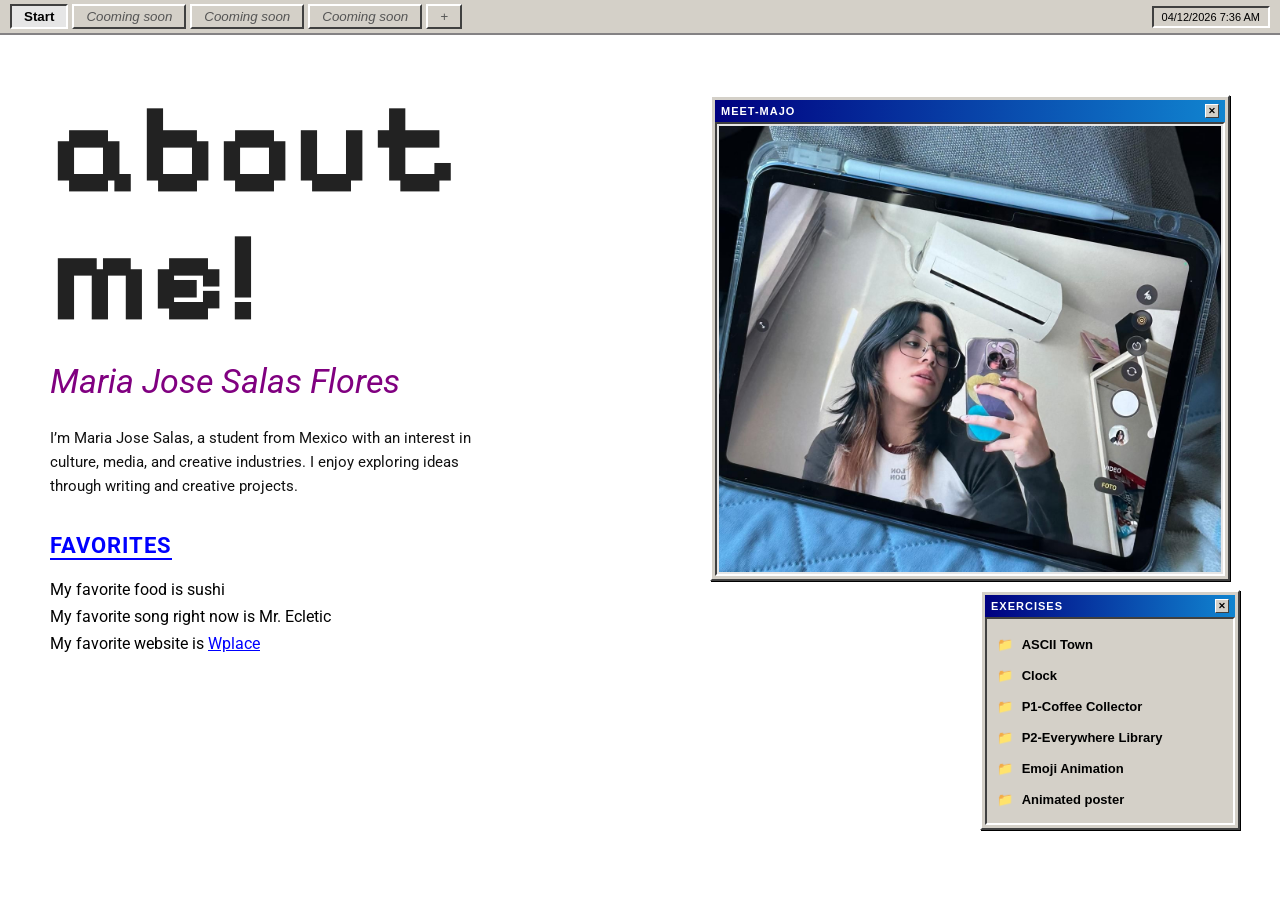
<file: index.html>
<!DOCTYPE html>
<html lang="es">

<head>
  <title>Maria Jose Salas Flores | UI Design Programming 1</title>
  <meta charset="utf-8" />
  <link rel="stylesheet" href="stylesheet.css">
  <link rel="stylesheet" type="text/css" href="typography.css">
  <link href="https://fonts.googleapis.com/css2?family=Pixelify+Sans:wght@400;700&family=Roboto:wght@400;700&display=swap" rel="stylesheet">
</head>

<body>

  <div id="taskbar">
    <div class="taskbar-left">
      <button class="os-btn active">Start</button>
      <button class="os-btn">Cooming soon</button>
      <button class="os-btn">Cooming soon</button>
      <button class="os-btn">Cooming soon</button>
      <button class="os-btn">+</button>
    </div>
    <div class="taskbar-right">
      <span id="system-time"></span>
    </div>
  </div>

  <!-- Contenedor principal (Escritorio) -->
  <div id="desktop">
    
    <!-- Columna Izquierda: Contenido de Texto -->
    <div id="left-column">  
      <!-- Título con letras separadas para el efecto de ola -->
      <h1 class="pixel-title">
        <span style="--i:1">A</span><span style="--i:2">b</span><span style="--i:3">o</span><span style="--i:4">u</span><span style="--i:5">t</span><br>
        <span style="--i:6">m</span><span style="--i:7">e</span><span style="--i:8">!</span>
      </h1>  
      <h2 class="name-subtitle">Maria Jose Salas Flores</h2>  
      
      <p class="desc">I’m Maria Jose Salas, a student from Mexico with an interest in culture, media, and creative industries. I enjoy exploring ideas through writing and creative projects.</p>
     
      <h3 class="section-title">FAVORITES</h3>
      <ul class="fav-list">
        <li>My favorite food is sushi</li>
        <li>My favorite song right now is Mr. Ecletic</li>
        <li>My favorite website is <a href="https://wplace.live/" target="_blank">Wplace</a></li>
      </ul>
    </div>
  
    <!-- Columna Derecha: Ventanas del Sistema (Imagen y Ejercicios) -->
    <div id="right-column"> 
      
      <!-- Ventana Retro 1: Tu Foto -->
      <div class="window window-photo">
        <div class="window-titlebar">
          <span class="title-text">MEET-MAJO</span>
          <button class="close-btn">&#x2715;</button>
        </div>
        <div class="window-content">
          <img src="me2.jpeg" alt="poner foto de mi">
        </div>
      </div>

      <!-- Ventana Retro 2: Ejercicios -->
      <div class="window window-exercises">
        <div class="window-titlebar">
          <span class="title-text">EXERCISES</span>
          <button class="close-btn">&#x2715;</button>
        </div>
        <div class="window-content">
          <ul class="exercise-list">
            <li><a href="ascii_town/interior-mariasalas.html">ASCII Town</a></li>
            <li><a href="clock/clock.html">Clock</a></li>
            <li><a href="https://www.figma.com/design/YNIgRFVvPFia7902SnIhBp/maria-jose-salas?node-id=2032-241&p=f&t=9DIggUbsFGFAQ9Hg-0">P1-Coffee Collector</a></li>
            <li><a href="web-page/landing-page.html">P2-Everywhere Library</a></li>
            <li><a href="emoji/emoji.html">Emoji Animation</a></li>
            <li><a href="https://www.figma.com/design/yklbJwDur4iwDSeEGhv9vK/Salas-Maria-poster?node-id=0-1&p=f&t=9DIggUbsFGFAQ9Hg-0">Animated poster</a></li>
          </ul>
        </div>
      </div>

    </div>
  </div>

  <!-- Código de JavaScript para el reloj dinámico -->
  <script>
    function updateClock() {
      const timeElement = document.getElementById('system-time');
      const now = new Date();

      const day = String(now.getDate()).padStart(2, '0');
      const month = String(now.getMonth() + 1).padStart(2, '0');
      const year = now.getFullYear();

      let hours = now.getHours();
      const minutes = String(now.getMinutes()).padStart(2, '0');
      const ampm = hours >= 12 ? 'AM' : 'PM';
      
      hours = hours % 12;
      hours = hours ? hours : 12;

      timeElement.textContent = `${day}/${month}/${year} ${hours}:${minutes} ${ampm}`;
    }

    updateClock();
    setInterval(updateClock, 1000);
  </script>

</body>
</html>
</file>
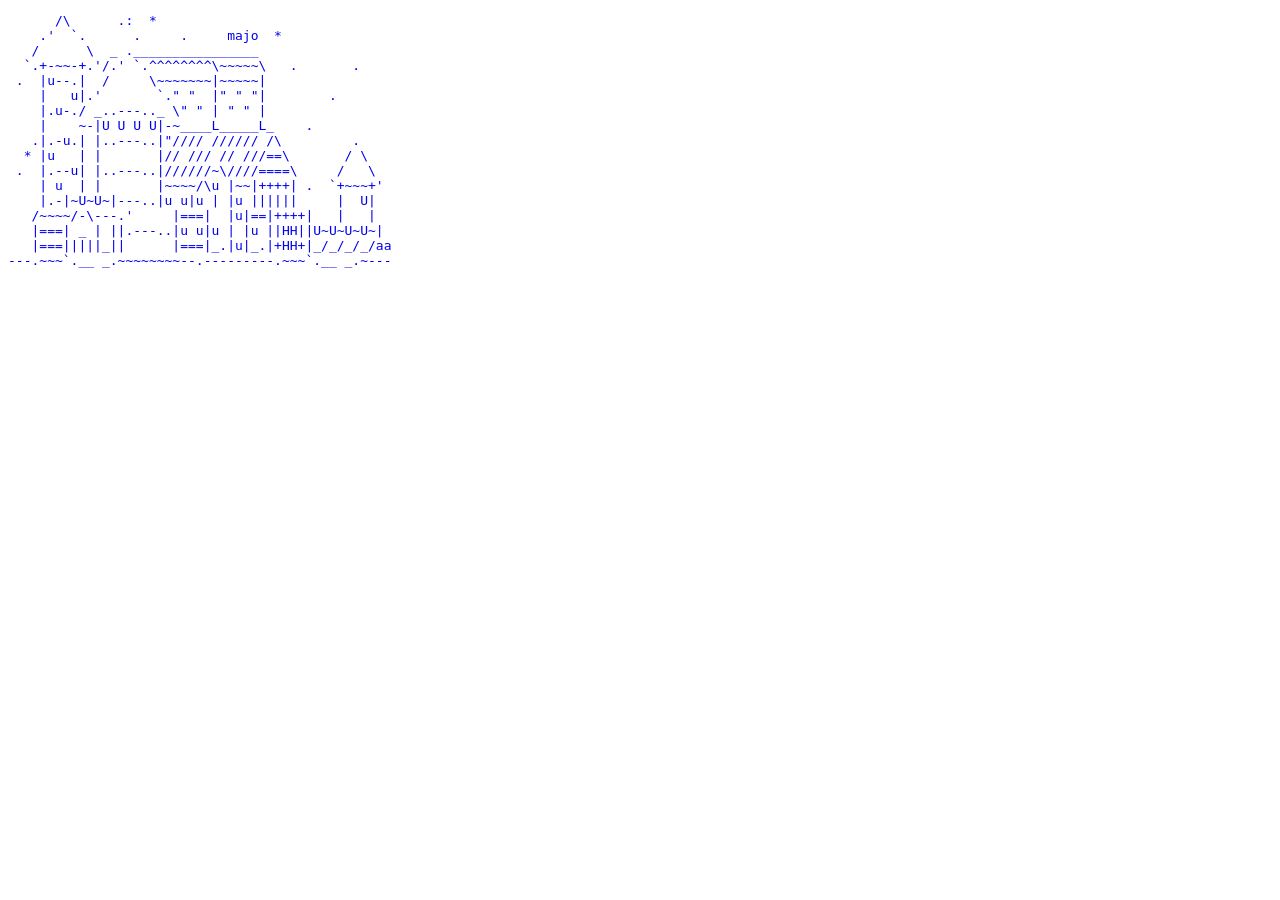
<file: ascii_town/exterior-mariasalas.html>
<!DOCTYPE html>
<html>
  <head>
        <title>Ascii Town: Maria Jose Salas Flores</title>
  </head>
  <body>
    <a href="interior-mariasalas.html" style="text-decoration: none">
    <pre>
      /\      .:  *
    .'  `.      .     .     majo  *
   /      \  _ .________________  
  `.+-~~-+.'/.' `.^^^^^^^^\~~~~~\   .       .
 .  |u--.|  /     \~~~~~~~|~~~~~|
    |   u|.'       `." "  |" " "|        .
    |.u-./ _..---.._ \" " | " " |
    |    ~-|U U U U|-~____L_____L_    .
   .|.-u.| |..---..|"//// ////// /\         . 
  * |u   | |       |// /// // ///==\       / \ 
 .  |.--u| |..---..|//////~\////====\     /   \ 
    | u  | |       |~~~~/\u |~~|++++| .  `+~~~+'
    |.-|~U~U~|---..|u u|u | |u ||||||     |  U|
   /~~~~/-\---.'     |===|  |u|==|++++|   |   |
   |===| _ | ||.---..|u u|u | |u ||HH||U~U~U~U~|
   |===|||||_||      |===|_.|u|_.|+HH+|_/_/_/_/aa
---.~~~`.__ _.~~~~~~~~--.---------.~~~`.__ _.~---
    </pre>
  </a>
  </body>
</html>
</file>
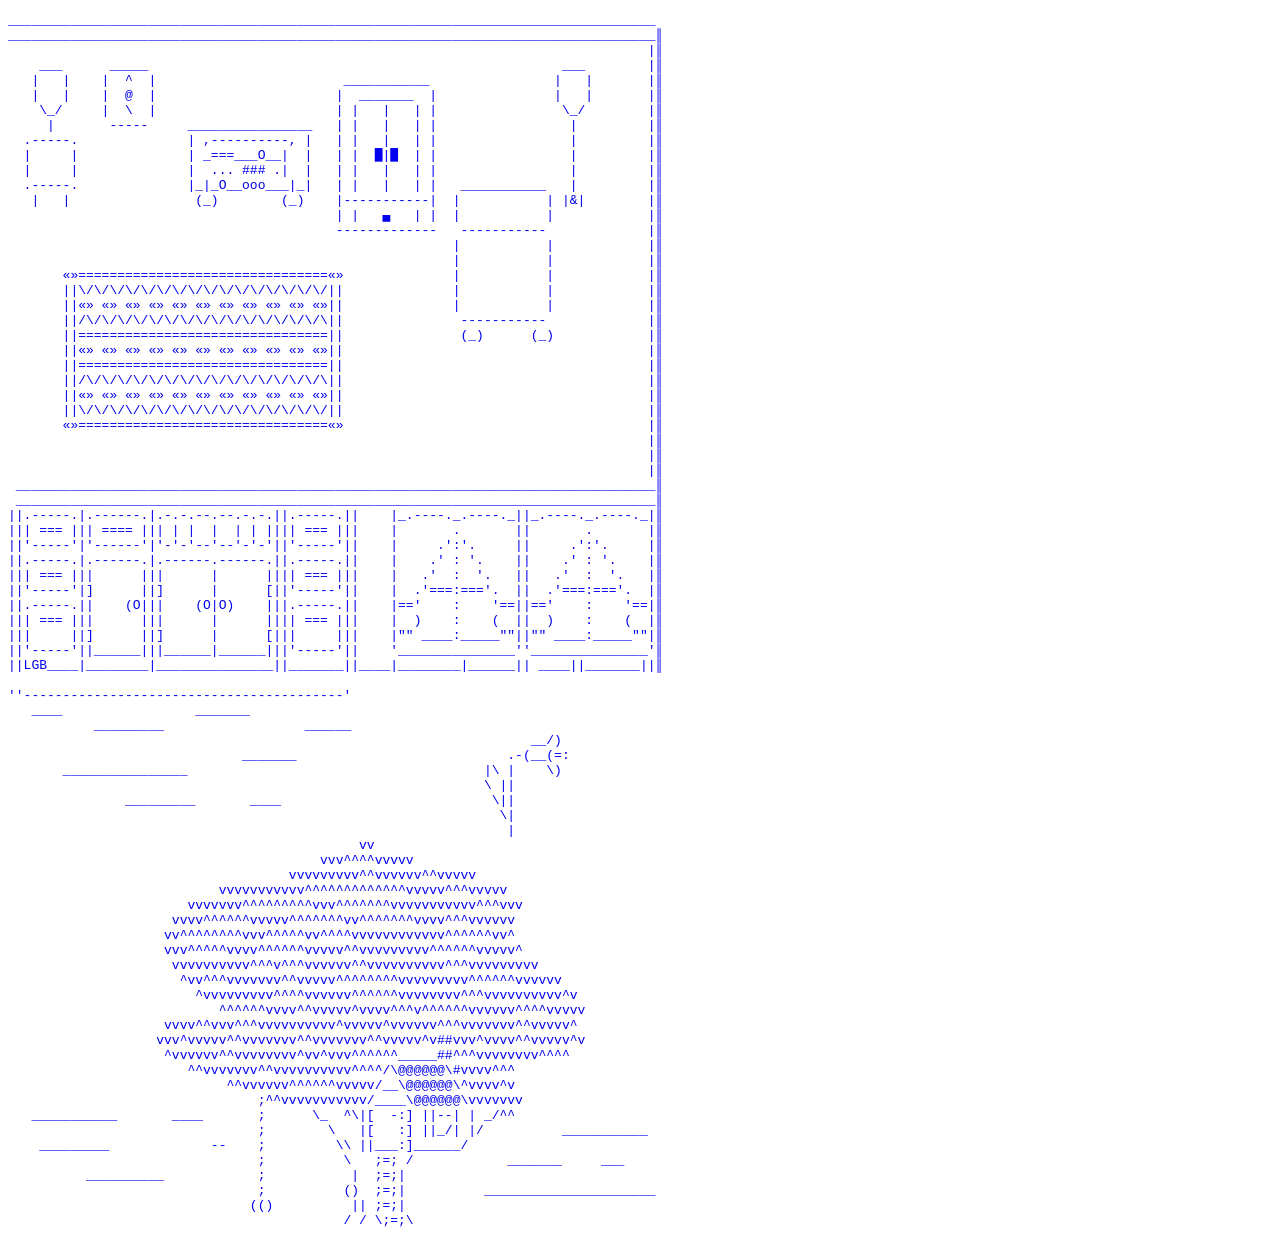
<file: ascii_town/interior-mariasalas.html>
<!DOCTYPE html>
<html>
  <head>
        <title>Ascii Town: Maria Jose Salas Flores</title>
  </head>
  <body>
    <a href="exterior-mariasalas.html" style="text-decoration: none">
    <pre>
___________________________________________________________________________________
___________________________________________________________________________________║
                                                                                  |║
    ___      _____                                                     ___        |║
   |   |    |  ^  |                        ___________                |   |       |║
   |   |    |  @  |                       |  _______  |               |   |       |║
    \_/     |  \  |                       | |   |   | |                \_/        |║
     |       -----     ________________   | |   |   | |                 |         |║
  .-----.              | ,----------, |   | |   |   | |                 |         |║
  |     |              | _===___O__|  |   | |  █|█  | |                 |         |║
  |     |              |  ... ### .|  |   | |   |   | |                 |         |║
  .-----.              |_|_O__ooo___|_|   | |   |   | |   ___________   |         |║
   |   |                (_)        (_)    |-----------|  |           | |&|        |║
                                          | |   ▄   | |  |           |            |║
                                          -------------   -----------             |║
                                                         |           |            |║
                                                         |           |            |║
       «»================================«»              |           |            |║
       ||\/\/\/\/\/\/\/\/\/\/\/\/\/\/\/\/||              |           |            |║
       ||«» «» «» «» «» «» «» «» «» «» «»||              |           |            |║
       ||/\/\/\/\/\/\/\/\/\/\/\/\/\/\/\/\||               -----------             |║
       ||================================||               (_)      (_)            |║
       ||«» «» «» «» «» «» «» «» «» «» «»||                                       |║
       ||================================||                                       |║
       ||/\/\/\/\/\/\/\/\/\/\/\/\/\/\/\/\||                                       |║
       ||«» «» «» «» «» «» «» «» «» «» «»||                                       |║
       ||\/\/\/\/\/\/\/\/\/\/\/\/\/\/\/\/||                                       |║
       «»================================«»                                       |║
                                                                                  |║
                                                                                  |║
                                                                                  |║
 __________________________________________________________________________________║
 __________________________________________________________________________________║
||.-----.|.------.|.-.-.--.--.-.-.||.-----.||    |_.----._.----._||_.----._.----._|║
||| === ||| ==== ||| | |  |  | | |||| === |||    |       .       ||       .       |║
||'-----'|'------'|'-'-'--'--'-'-'||'-----'||    |     .':'.     ||     .':'.     |║
||.-----.|.------.|.------.------.||.-----.||    |    .' : '.    ||    .' : '.    |║
||| === |||      |||      |      |||| === |||    |   .'  :  '.   ||   .'  :  '.   |║
||'-----'|]      ||]      |      [||'-----'||    |  .'===:==='.  ||  .'===:==='.  |║
||.-----.||    (O|||    (O|O)    |||.-----.||    |=='    :    '==||=='    :    '==|║
||| === |||      |||      |      |||| === |||    |  )    :    (  ||  )    :    (  |║
|||     ||]      ||]      |      [|||     |||    |"" ____:_____""||"" ____:_____""|║
||'-----'||______|||______|______|||'-----'||    '_______________''_______________'║
||LGB____|________|_______________||_______||____|________|______|| ____||_______||║

''-----------------------------------------'
   ____                 _______
           _________                  ______
                                                                   __/)
                              _______                           .-(__(=:
       ________________                                      |\ |    \)
                                                             \ ||
               _________       ____                           \||
                                                               \|
                                                                |
                                             vv
                                        vvv^^^^vvvvv
                                    vvvvvvvvv^^vvvvvv^^vvvvv
                           vvvvvvvvvvv^^^^^^^^^^^^^vvvvv^^^vvvvv
                       vvvvvvv^^^^^^^^^vvv^^^^^^^vvvvvvvvvvv^^^vvv
                     vvvv^^^^^^vvvvv^^^^^^^vv^^^^^^^vvvv^^^vvvvvv
                    vv^^^^^^^^vvv^^^^^vv^^^^vvvvvvvvvvvv^^^^^^vv^
                    vvv^^^^^vvvv^^^^^^vvvvv^^vvvvvvvvv^^^^^^vvvvv^
                     vvvvvvvvvv^^^v^^^vvvvvv^^vvvvvvvvvv^^^vvvvvvvvv
                      ^vv^^^vvvvvvv^^vvvvv^^^^^^^^vvvvvvvvv^^^^^^vvvvvv
                        ^vvvvvvvvv^^^^vvvvvv^^^^^^vvvvvvvv^^^vvvvvvvvvv^v
                           ^^^^^^vvvv^^vvvvv^vvvv^^^v^^^^^^vvvvvv^^^^vvvvv
                    vvvv^^vvv^^^vvvvvvvvvv^vvvvv^vvvvvv^^^vvvvvvv^^vvvvv^
                   vvv^vvvvv^^vvvvvvv^^vvvvvvv^^vvvvv^v##vvv^vvvv^^vvvvv^v
                    ^vvvvvv^^vvvvvvvv^vv^vvv^^^^^^_____##^^^vvvvvvvv^^^^
                       ^^vvvvvvv^^vvvvvvvvvv^^^^/\@@@@@@\#vvvv^^^
                            ^^vvvvvv^^^^^^vvvvv/__\@@@@@@\^vvvv^v
                                ;^^vvvvvvvvvvv/____\@@@@@@\vvvvvvv
   ___________       ____       ;      \_  ^\|[  -:] ||--| | _/^^
                                ;        \   |[   :] ||_/| |/          ___________
    _________             --    ;         \\ ||___:]______/        
                                ;          \   ;=; /            _______     ___
          __________            ;           |  ;=;|
                                ;          ()  ;=;|          ______________________
                               (()          || ;=;|
                                           / / \;=;\
    </pre>
  </body>
</html>
</file>
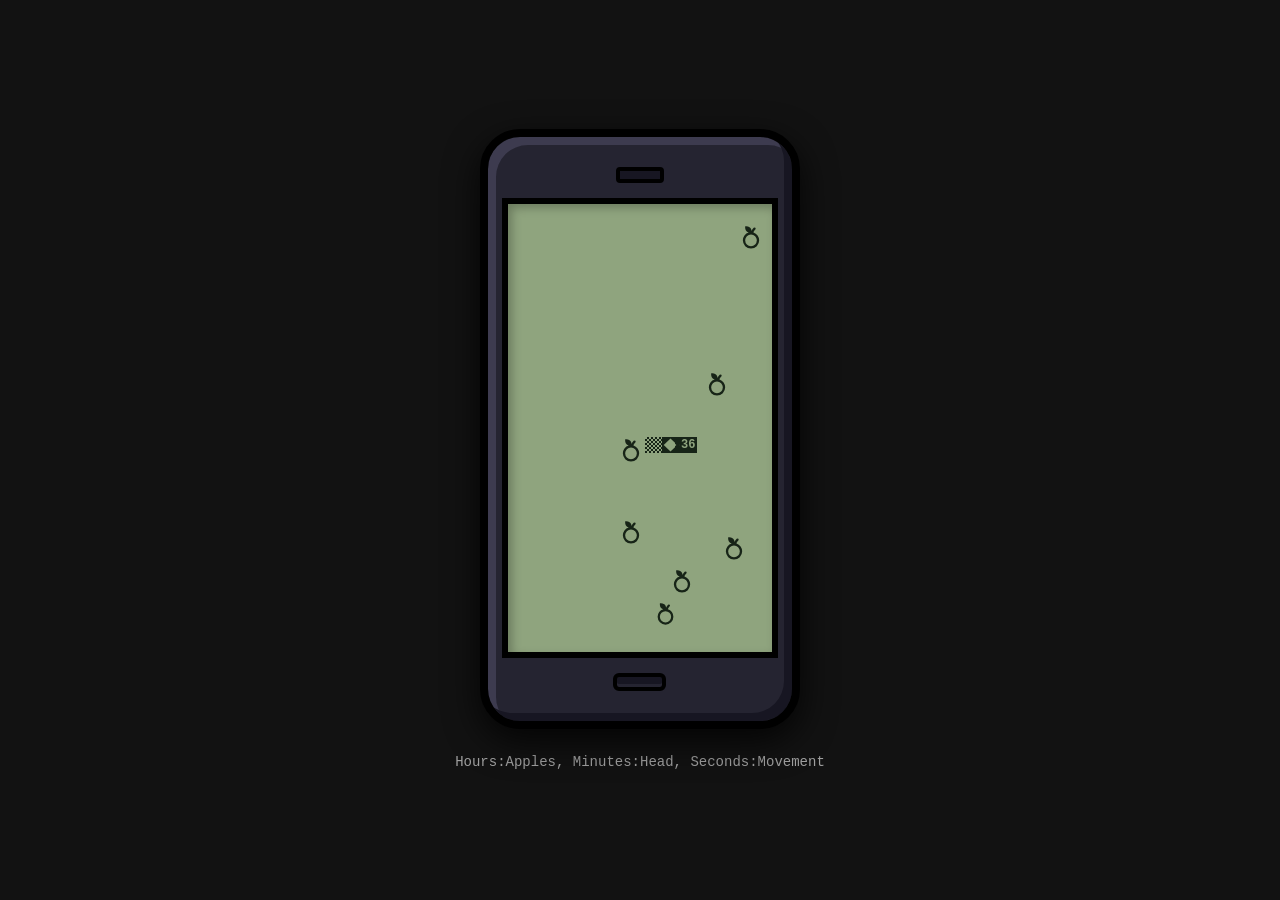
<file: clock/clock.html>
<!DOCTYPE html>
<html lang="es">
<head>
    <meta charset="UTF-8">
    <meta name="viewport" content="width=device-width, initial-scale=1.0">
    <title>Reloj Snake Pro</title>
    <link rel="stylesheet" href="styleclock.css">
    <script type="text/javascript" src="jsclock.js" defer></script>
</head>
<body>
    <div id="wrapper">
        <div id="phone-container">
            <div id="speaker"></div>
            <div id="game-board"></div>
            <div id="home-button"></div>
        </div>
        <div><label class="pad"> Hours:Apples, Minutes:Head, Seconds:Movement</label></div>
    </div>
</body>
</html>
</file>
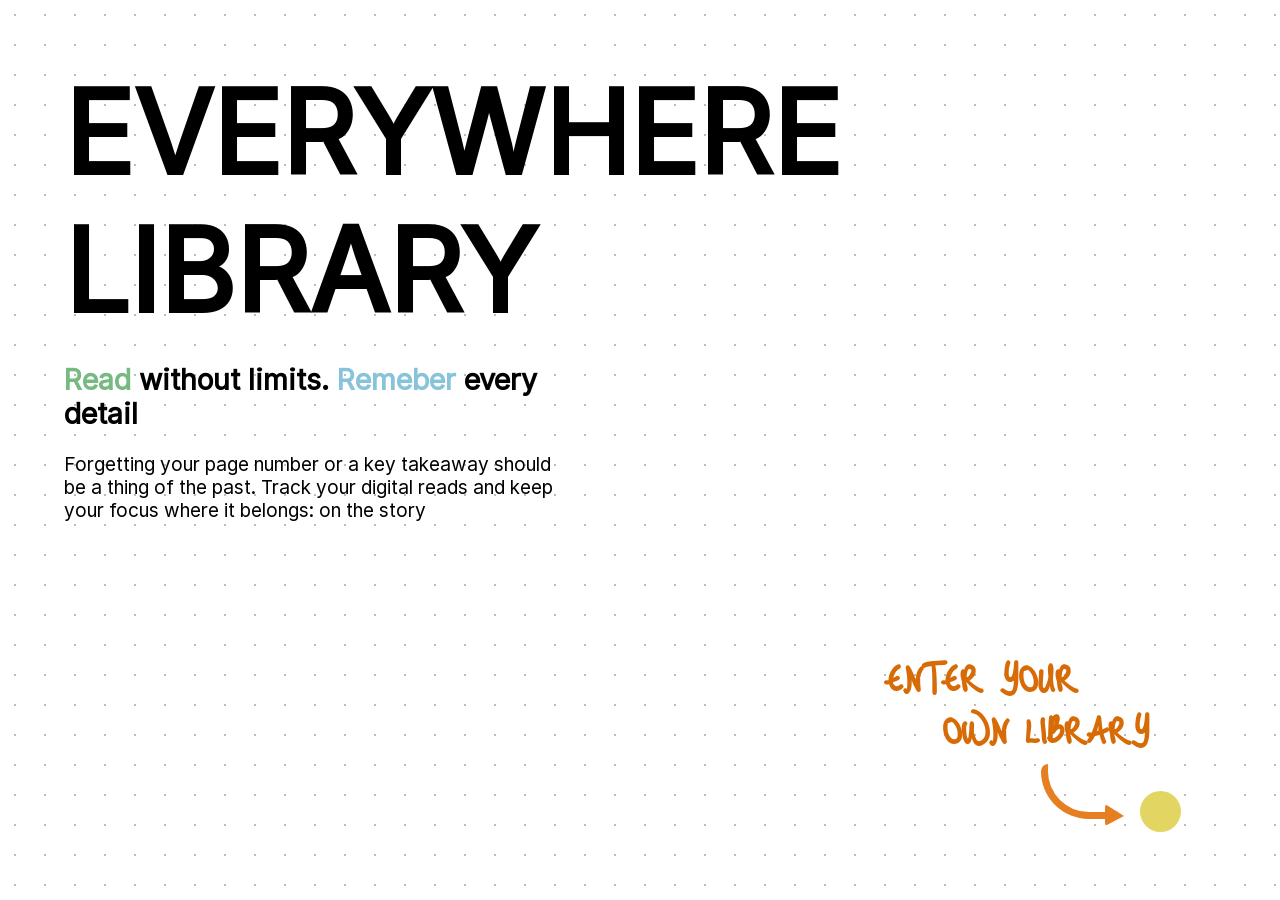
<file: web-page/landing-page.html>
<!DOCTYPE html>
<html>

<head>
  <title>First page website</title>
  <meta charset="utf-8" />
  <link rel="stylesheet" href="stylesheet1.css">
  <link rel="stylesheet" type="text/css" href="typos.css">
</head>

<body>

  <!-- this is where my code is-->
  <div class="main-container">

<div id="left-column" class="scroll">  

      <h1>EVERYWHERE <br>LIBRARY </h1>  
      <br><h2>
      <span class="text-green">Read</span> without limits. 
      <span class="text-blue">Remeber</span> every <br>detail 
      </h2></br>
     
      <p> Forgetting your page number or a key takeaway should <br> be a thing of the past. Track your digital reads and keep <br> your focus where it belongs: on the story</p>
</div>
  
<div id="right-column" class="scroll"> 
  <div class="cta-group">
  <div> <p class="just-me-again-down-here-regular first-text"> ENTER YOUR</p></div> 
  <div> <p class="just-me-again-down-here-regular second-text"> OWN LIBRARY </p></div>
  
  <div class="button-wrapper">
    <div class="arrow"></div>
  <a rel="html" href="welcome-page.html"> <button type="button" class="circle-btn"></button></a>
</div>
</div>
</div>

  </div>
</body>
</html>
</file>
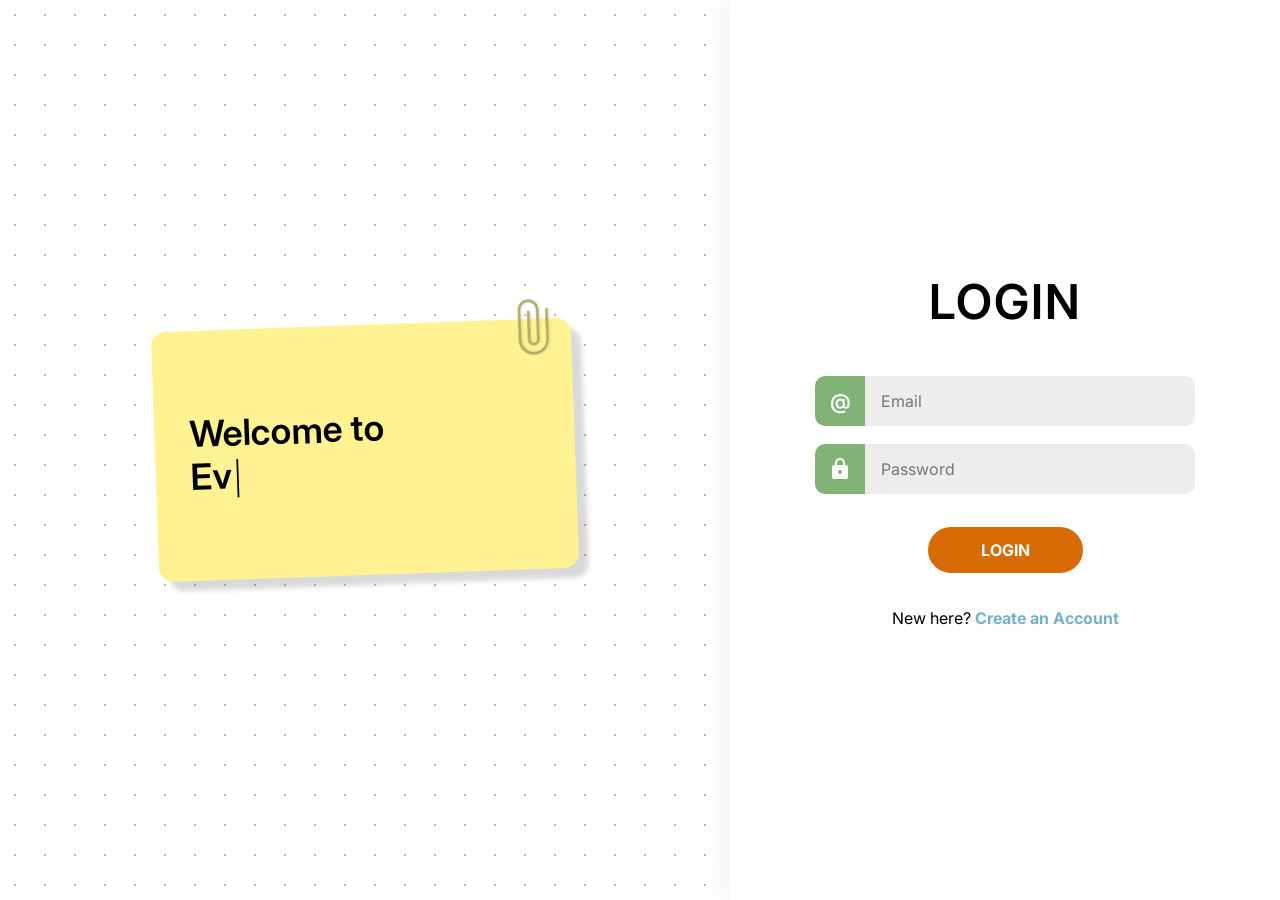
<file: web-page/login.html>
<!DOCTYPE html>
<html>

<head>
  <title>Login website</title>
  <meta charset="utf-8" />
  <link rel="stylesheet" href="stylesheet-sign.css">
  <script type="text/javascript" src="validation-form.js" defer></script>
</head>

<body>

  <div class="split-container">
    <div class="visual-side">
      <div class="welcome-card">
        <div class="paper-clip">
          <svg xmlns="http://www.w3.org/2000/svg" viewBox="0 0 24 24" fill="none" stroke="currentColor" stroke-width="1.2" stroke-linecap="round" stroke-linejoin="round">
            <path d="M21.44 11.05l-9.19 9.19a6 6 0 0 1-8.49-8.49l9.19-9.19a4 4 0 0 1 5.66 5.66l-9.2 9.19a2 2 0 0 1-2.83-2.83l8.49-8.48"></path>
          </svg>
        </div>
        <h2 id="typing-text"></h2>
      </div>
    </div>

    <div class="wrapper">
      <h1>Login</h1>
      <p id="error-message"></p>
      <form id="form">
        <div>
          <label for="email-input">@</label>
          <input type="email" name="email" id="email-input" placeholder="Email">
        </div>
        <div>
          <label for="password-input">
            <svg xmlns="http://www.w3.org/2000/svg" height="24px" viewBox="0 -960 960 960" width="24px" fill="white"><path d="M240-80q-33 0-56.5-23.5T160-160v-400q0-33 23.5-56.5T240-640h40v-80q0-83 58.5-141.5T480-920q83 0 141.5 58.5T680-720v80h40q33 0 56.5 23.5T800-560v400q0 33-23.5 56.5T720-80H240Zm296.5-223.5Q560-327 560-360t-23.5-56.5Q513-440 480-440t-56.5 23.5Q400-393 400-360t23.5 56.5Q447-280 480-280t56.5-23.5ZM360-640h240v-80q0-50-35-85t-85-35q-50 0-85 35t-35 85v80Z"/></svg>
          </label>
          <input type="password" name="password" id="password-input" placeholder="Password">
        </div>
        <button type="submit">Login</button>
      </form>
      <p>New here? <a href="signup.html">Create an Account</a></p>
    </div>
  </div>

</body>
</html>
</file>
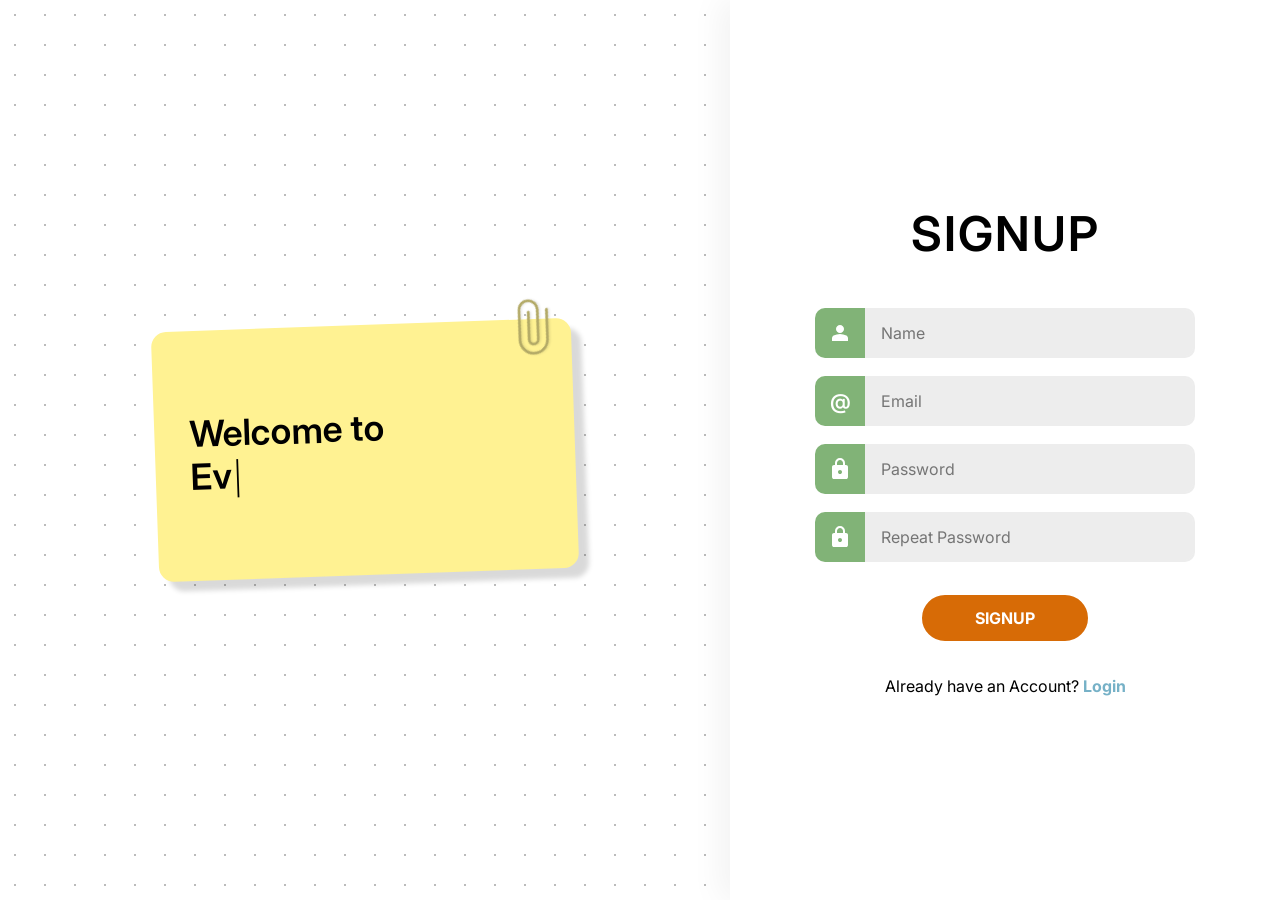
<file: web-page/signup.html>
<!DOCTYPE html>
<html>

<head>
  <title>signup website</title>
  <meta charset="utf-8" />
  <link rel="stylesheet" href="stylesheet-sign.css">
  <script type="text/javascript" src="validation-form.js" defer></script>
</head>

<body>

  <div class="split-container">
    <div class="visual-side">
      <div class="welcome-card">
        <div class="paper-clip">
          <svg xmlns="http://www.w3.org/2000/svg" viewBox="0 0 24 24" fill="none" stroke="currentColor" stroke-width="1.2" stroke-linecap="round" stroke-linejoin="round">
            <path d="M21.44 11.05l-9.19 9.19a6 6 0 0 1-8.49-8.49l9.19-9.19a4 4 0 0 1 5.66 5.66l-9.2 9.19a2 2 0 0 1-2.83-2.83l8.49-8.48"></path>
          </svg>
        </div>
        <h2 id="typing-text"></h2>
      </div>
    </div>

    <div class="wrapper">
      <h1>Signup</h1>
      <p id="error-message"></p>
      <form id="form">
        <div>
          <label for="firstname-input">
            <svg xmlns="http://www.w3.org/2000/svg" height="24px" viewBox="0 -960 960 960" width="24px" fill="white"><path d="M367-527q-47-47-47-113t47-113q47-47 113-47t113 47q47 47 47 113t-47 113q-47 47-113 47t-113-47ZM160-160v-112q0-34 17.5-62.5T224-378q62-31 126-46.5T480-440q66 0 130 15.5T736-378q29 15 46.5 43.5T800-272v112H160Z"/></svg>
          </label>
          <input type="text" name="firstname" id="firstname-input" placeholder="Name">
        </div>
        <div>
          <label for="email-input">@</label>
          <input type="email" name="email" id="email-input" placeholder="Email">
        </div>
        <div>
          <label for="password-input">
            <svg xmlns="http://www.w3.org/2000/svg" height="24px" viewBox="0 -960 960 960" width="24px" fill="white"><path d="M240-80q-33 0-56.5-23.5T160-160v-400q0-33 23.5-56.5T240-640h40v-80q0-83 58.5-141.5T480-920q83 0 141.5 58.5T680-720v80h40q33 0 56.5 23.5T800-560v400q0 33-23.5 56.5T720-80H240Zm296.5-223.5Q560-327 560-360t-23.5-56.5Q513-440 480-440t-56.5 23.5Q400-393 400-360t23.5 56.5Q447-280 480-280t56.5-23.5ZM360-640h240v-80q0-50-35-85t-85-35q-50 0-85 35t-35 85v80Z"/></svg>
          </label>
          <input type="password" name="password" id="password-input" placeholder="Password">
        </div>
        <div>
          <label for="repeat-password-input">
            <svg xmlns="http://www.w3.org/2000/svg" height="24px" viewBox="0 -960 960 960" width="24px" fill="white"><path d="M240-80q-33 0-56.5-23.5T160-160v-400q0-33 23.5-56.5T240-640h40v-80q0-83 58.5-141.5T480-920q83 0 141.5 58.5T680-720v80h40q33 0 56.5 23.5T800-560v400q0 33-23.5 56.5T720-80H240Zm296.5-223.5Q560-327 560-360t-23.5-56.5Q513-440 480-440t-56.5 23.5Q400-393 400-360t23.5 56.5Q447-280 480-280t56.5-23.5ZM360-640h240v-80q0-50-35-85t-85-35q-50 0-85 35t-35 85v80Z"/></svg>
          </label>
          <input type="password" name="repeat-password" id="repeat-password-input" placeholder="Repeat Password">
        </div>
        <button type="submit">Signup</button>
      </form>
      <p>Already have an Account? <a href="login.html">Login</a></p>
    </div>
  </div>

</body>
</html>
</file>
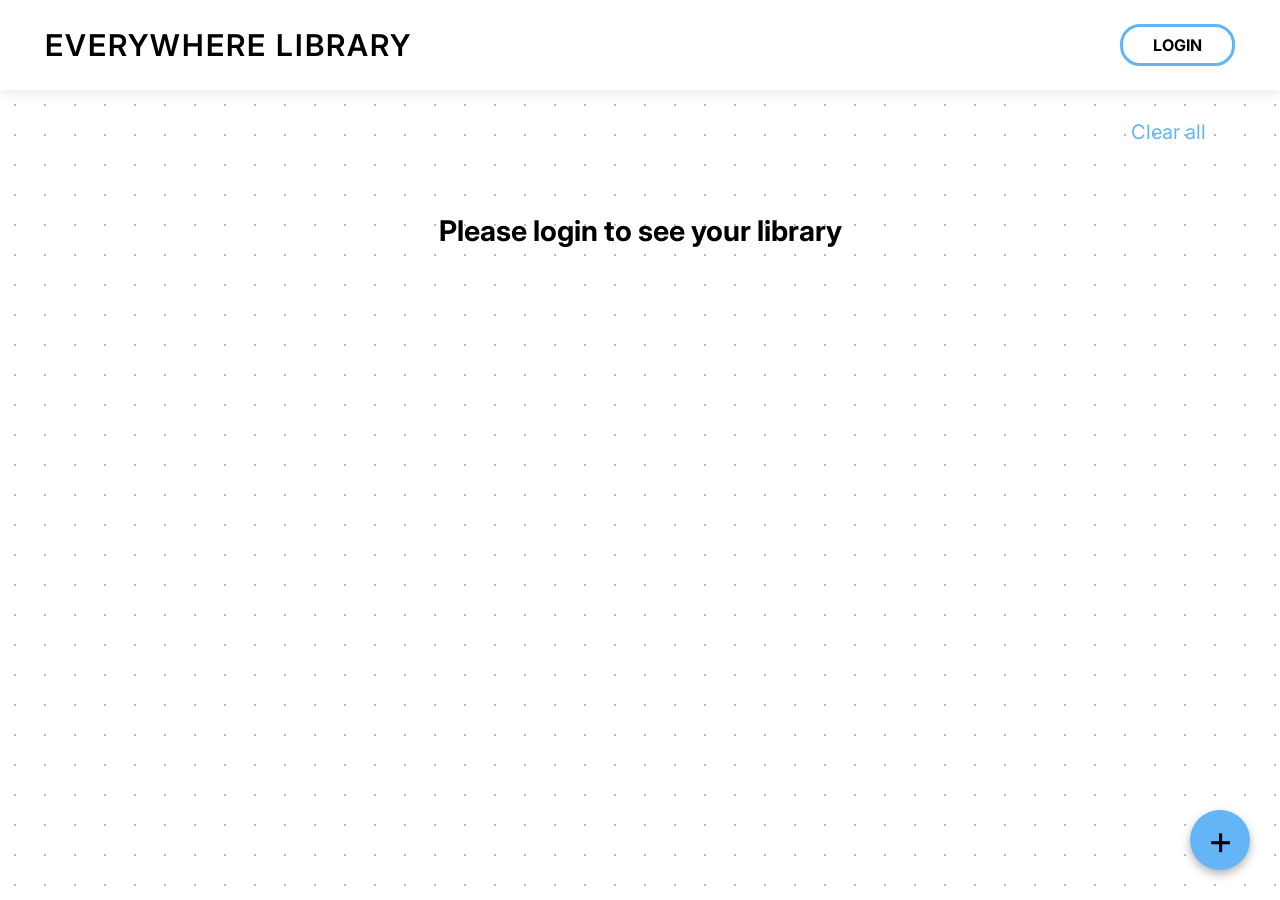
<file: web-page/welcome-page.html>
<!DOCTYPE html>
<html>

<head>
  <title>welcome page</title>
  <meta charset="utf-8" />
  <link rel="stylesheet" href="stylesheet2.css">
  <link rel="stylesheet" type="text/css" href="typos.css">
  <script type="text/javascript" src="script.js" defer></script>
  <link href="https://fonts.googleapis.com/css2?family=Inter:wght@200;400;900&display=swap" rel="stylesheet">
</head>

<body>

  <header class="main-header">
    <div class="logo-title">EVERYWHERE LIBRARY</div>
    <div class="nav-actions">
      <a href="login.html" id="login-link">
        <button type="button" class="login-btn" id="user-btn">LOGIN</button>
      </a>
    </div>
  </header>

  <div class="toolbar">
    <div class="filter-controls" id="filter-wrapper">
      </div>
    
    <div id="active-filters" class="active-filters-container"></div>

    <button id="clear-all" class="clear-btn">Clear all</button>
  </div>


  <div class="main-container" id="cards-container"></div>

  <a href="forms.html" class="add-btn">+</a>

</body>
</html>
</file>
<file: stylesheet.css>
* {
    margin: 0;
    padding: 0;
    box-sizing: border-box;
}

body {
    font-family: 'Roboto', sans-serif;
    font-size: 16px;
    background-color: #ffffff;
    height: 100vh;
    overflow: hidden;
    display: flex;
    flex-direction: column;
}

/* --- BARRA DE TAREAS RETRO --- */
#taskbar {
    background-color: #d4d0c8;
    border-bottom: 2px solid #848284;
    display: flex;
    justify-content: space-between;
    align-items: center;
    padding: 4px 10px;
    font-family: sans-serif;
    font-size: 12px;
}

.taskbar-left {
    display: flex;
    gap: 4px;
}

.os-btn {
    background: #d4d0c8;
    border: 2px solid;
    border-color: #fff #404040 #404040 #fff;
    padding: 3px 12px;
    cursor: pointer;
    font-family: inherit;
    font-style: italic;
    color: #555;
}

.os-btn.active, .os-btn:active {
    border-color: #404040 #fff #fff #404040;
    background: #e6e6e6;
    font-style: normal;
    font-weight: bold;
    color: #000;
}

.taskbar-right {
    background: #d4d0c8;
    border: 2px solid;
    border-color: #404040 #fff #fff #404040;
    padding: 3px 8px;
    font-size: 11px;
}

/* --- ÁREA DE TRABAJO (ESCRITORIO) --- */
#desktop {
    display: grid;
    grid-template-columns: 1fr 1fr; /* Modificado de 1.1fr 0.9fr */
    flex-grow: 1;
    padding: 50px;
    gap: 40px;
    overflow: auto;
}

/* --- TIPOGRAFÍA Y TEXTOS (COLUMNA IZQUIERDA) --- */
#left-column {
    display: flex;
    flex-direction: column;
    gap: 20px;
}

/* Estilo base y animación del título principal */
.pixel-title {
    font-family: 'Pixelify Sans', sans-serif;
    font-size: 10vw;
    line-height: 1.0; /* Ajustado ligeramente para dar espacio al movimiento */
    color: #222222;
    text-transform: lowercase;
    font-weight: 700;
    user-select: none;
}

/* Configuración de cada letra para hacer la ola */
.pixel-title span {
    display: inline-block;
    animation: waveAnimation 1.6s ease-in-out infinite;
    /* Usa la variable --i definida en el HTML para calcular el retraso de cada letra */
    animation-delay: calc(var(--i) * 0.08s); 
}

/* Animación de ola usando traslación en el eje Y */
@keyframes waveAnimation {
    0%, 100% {
        transform: translateY(0);
    }
    50% {
        transform: translateY(-18px); /* Eleva la letra simulando la cresta de la ola */
    }
}

.name-subtitle {
    font-family: 'Roboto', sans-serif;
    font-style: italic;
    font-size: 34px;
    color: #800080; 
    font-weight: normal;
    margin-bottom: 5px;
}

.desc {
    font-size: 15px;
    line-height: 1.6;
    color: #111;
    max-width: 460px;
}

.section-title {
    font-family: 'Roboto', sans-serif;
    font-size: 22px;
    color: #0000ff; 
    text-transform: uppercase;
    border-bottom: 2px solid #0000ff;
    display: inline-block;
    width: fit-content;
    margin-top: 15px;
    letter-spacing: 1px;
}

.fav-list {
    list-style: none;
    display: flex;
    flex-direction: column;
    gap: 8px;
}

.fav-list li {
    font-size: 16px;
    color: #000;
}

#left-column a {
    color: #0000ff;
    text-decoration: underline;
}

/* --- VENTANAS DE SISTEMA (COLUMNA DERECHA) --- */
#right-column {
    position: relative;
    display: flex;
    flex-direction: column;
    align-items: stretch; /* Cambiado de 'center' para que responda mejor al ancho */
    justify-content: flex-start;
    padding-top: 10px;
    width: 100%;
}

.window {
    background-color: #d4d0c8;
    border: 2px solid;
    border-color: #fff #404040 #404040 #fff;
    box-shadow: 1px 1px 0 0 #000;
    padding: 3px;
    display: flex;
    flex-direction: column;
}

.window-titlebar {
    background: linear-gradient(90deg, #000080, #1084d0);
    color: white;
    padding: 4px 6px;
    display: flex;
    justify-content: space-between;
    align-items: center;
    font-weight: bold;
    font-family: sans-serif;
    font-size: 11px;
    letter-spacing: 1px;
}

.close-btn {
    background: #d4d0c8;
    border: 1px solid;
    border-color: #fff #404040 #404040 #fff;
    font-size: 9px;
    width: 14px;
    height: 14px;
    display: flex;
    align-items: center;
    justify-content: center;
    cursor: pointer;
    font-weight: bold;
    color: #000;
}

.window-content {
    background-color: #fff;
    border: 2px solid;
    border-color: #404040 #fff #fff #404040;
    padding: 10px;
}

.window-photo {
    width: 100%;          /* Ahora se adapta al ancho total disponible de su columna */
    max-width: 520px;     /* Aumentamos de 340px a 520px para que se vea mucho más grande */
    margin-left: auto;    /* La alinea elegantemente hacia la derecha */
    z-index: 1;
}

.window-photo .window-content {
    padding: 2px;
    background: #e6e6e6;
}

.window-photo img {
    width: 100%;
    height: auto;
    display: block;
}

.window-exercises {
    width: 260px;
    position: absolute;
    bottom: 20px;         /* Ajustado ligeramente */
    right: -10px;         /* Ajustado para que sobresalga un poco con estilo retro */
    z-index: 2;
}

.window-exercises .window-content {
    background-color: #d4d0c8; 
    padding: 15px 10px;
}

.exercise-list {
    list-style: none;
    display: flex;
    flex-direction: column;
    gap: 12px;
}

.window-exercises a {
    color: #000;
    text-decoration: none;
    font-family: sans-serif;
    font-size: 13px;
    font-weight: bold;
    display: inline-block;
}

.window-exercises a::before {
    content: "📁 "; 
    margin-right: 5px;
}

.window-exercises a:hover {
    color: #800080;
    text-decoration: underline;
}

/* --- DISEÑO RESPONSIVO PARA PANTALLAS PEQUEÑAS --- */
@media (max-width: 950px) {
    body {
        overflow: auto; /* Permite el scroll general en el sitio */
    }

    #desktop {
        grid-template-columns: 1fr; /* Cambia a una sola columna vertical */
        padding: 30px 20px;
        gap: 50px;
        overflow-y: visible;
    }

    #left-column {
        max-width: 100%;
    }

    .pixel-title {
        font-size: 16vw; /* Hace el título responsivo y proporcional al ancho */
    }

    #right-column {
        align-items: center;
        padding-top: 0;
    }

    .window-photo {
        margin-left: 0; /* Centra la ventana de la foto */
        width: 100%;
        max-width: 450px;
    }

    .window-exercises {
        position: relative; /* Deja de ser flotante absoluta para no encimarse de forma caótica */
        bottom: auto;
        right: auto;
        width: 100%;
        max-width: 450px;
        margin-top: -20px; /* Crea un ligero efecto de desfase retro controlado */
        margin-left: 40px;  /* Desplaza la ventana hacia un lado con estilo */
    }
}
</file>
<file: typography.css>
/*Typos*/
/*pixelify-sans*/
@font-face {
    font-family: Pixelify-sans;
    src: local('☺');
    src: url('typo/PixelifySans-Medium.woff2') format('woff2');
    font-weight: 300;
    font-style: normal;
}
</file>
<file: clock/styleclock.css>
/* --- CONFIGURACIÓN GENERAL --- */
* {
    cursor: none;
}

body {
    margin: 0;
    display: flex;
    justify-content: center;
    align-items: center;
    min-height: 100vh;
    background: #121212; 
    color: white;
    font-family: 'Courier New', Courier, monospace;
    overflow: hidden;
}

#wrapper {
    display: flex;
    flex-direction: column;
    align-items: center;
}

/* --- CARCASA DEL TELÉFONO ACTUALIZADA (Más Grande) --- */
#phone-container {
    position: relative;
    display: flex;
    flex-direction: column;
    align-items: center;
    justify-content: space-between;
    
    /* Dimensiones más grandes y fijas para un mejor diseño */
    width: 320px;
    height: 600px;
    padding: 30px 20px; 
    
    background: #252431; 
    box-sizing: border-box;

    /* Bordes y sombras pixeladas */
    border: 8px solid #000000;
    border-radius: 40px; 
    box-shadow: 
        inset -8px -8px 0px #171622, 
        inset 8px 8px 0px #3d3b4f, 
        0 12px 35px rgba(0,0,0,0.8); 
}

/* Auricular/Altavoz superior en Pixel Art */
#speaker {
  width: 40px;
  height: 8px;
  background: #171622;
  border: 4px solid #000;
  border-radius: 4px;
  margin-bottom: 15px;
}

/* Botón inferior clásico del dispositivo */
#home-button {
  width: 45px;
  height: 10px;
  background: #171622;
  border: 4px solid #000;
  border-radius: 6px;
  margin-top: 15px;
  box-shadow: inset 0px -3px 0px #252431;
}

/* --- PANTALLA DEL JUEGO (Encajada dentro del teléfono) --- */
#game-board {
  position: relative;
  width: 100%;
  flex-grow: 1; /* Ocupa el espacio central óptimo */
  background: #8fa47e; 
  
  /* Marco negro interior que delimita la matriz LCD */
  border: 6px solid #000000; 
  box-shadow: inset 4px 4px 10px rgba(0,0,0,0.25);
  image-rendering: pixelated;
  overflow: hidden;
}

/* --- ELEMENTOS INTERNOS DE LA MATRIZ (Serpiente y Manzanas) --- */
.snake-part {
    position: absolute;
    width: 6.5%;                     
    height: calc(6.5% * 9 / 16);   
    box-sizing: border-box;
    background-color: #172417;
}

/* Catálogo de Patrones Geométricos */
.pattern-1 {
  background-image: url("data:image/svg+xml,%3Csvg xmlns='http://www.w3.org/2000/svg' width='100%25' height='100%25' viewBox='0 0 10 10'%3E%3Cpolygon points='5,1 9,5 5,9 1,5' fill='%238fa47e'/%3E%3C/svg%3E");
}
.pattern-2 {
  background-image: url("data:image/svg+xml,%3Csvg xmlns='http://www.w3.org/2000/svg' width='4' height='4' viewBox='0 0 4 4'%3E%3Crect width='2' height='2' fill='%238fa47e'/%3E%3Crect x='2' y='2' width='2' height='2' fill='%238fa47e'/%3E%3C/svg%3E");
}
.pattern-3 {
  background-image: url("data:image/svg+xml,%3Csvg xmlns='http://www.w3.org/2000/svg' width='100%25' height='100%25' viewBox='0 0 10 10'%3E%3Crect x='4' y='1' width='2' height='8' fill='%238fa47e'/%3E%3Crect x='1' y='4' width='2' height='2' fill='%238fa47e'/%3E%3Crect x='7' y='4' width='2' height='2' fill='%238fa47e'/%3E%3C/svg%3E");
}
.pattern-4 {
  background-image: url("data:image/svg+xml,%3Csvg xmlns='http://www.w3.org/2000/svg' width='100%25' height='100%25' viewBox='0 0 10 10'%3E%3Cline x1='0' y1='0' x2='10' y2='10' stroke='%238fa47e' stroke-width='2'/%3E%3Cline x1='0' y1='10' x2='10' y2='0' stroke='%238fa47e' stroke-width='2'/%3E%3C/svg%3E");
}
.pattern-0 {
  background-color: #172417;
}

.snake-head {
    background: #172417 !important;
    color: #8fa47e;
    z-index: 10;
    display: flex;
    align-items: center;
    justify-content: center;
    font-size: 12px;                /* Subido de 11px a 14px */
    font-weight: 900;
}

.apple {
    position: absolute;
    width: 15%;
    height: calc(11% * 9 / 16);
    /* SVG original adaptado al color oscuro de tu matriz LCD */
    background-image: url("data:image/svg+xml,%3Csvg xmlns='http://www.w3.org/2000/svg' viewBox='0 -960 960 960'%3E%3Cpath d='M281.5-201.5Q200-283 200-400q0-94 55.5-168.5T401-669q-20-5-39-14.5T328-708q-33-33-42.5-78.5T281-879q47-5 92.5 4.5T452-832q23 23 33.5 52t13.5 61q13-31 31.5-58.5T572-828q11-11 28-11t28 11q11 11 11 28t-11 28q-22 22-39 48.5T564-667q88 28 142 101.5T760-400q0 117-81.5 198.5T480-120q-117 0-198.5-81.5Zm340-57Q680-317 680-400t-58.5-141.5Q563-600 480-600t-141.5 58.5Q280-483 280-400t58.5 141.5Q397-200 480-200t141.5-58.5ZM480-400Z' fill='%23172417'/%3E%3C/svg%3E");
    background-size: contain;
    background-repeat: no-repeat;
    background-position: center;
    image-rendering: pixelated;
}
/* --- ESTILO PARA LA ETIQUETA DE INSTRUCCIONES --- */
.pad {
    display: inline-block;    /* Permite aplicar paddings y márgenes verticales */
    padding-top: 25px;        /* Espacio de separación con el teléfono (ajústalo a tu gusto) */
    font-size: 14px;          /* Hace el texto un poco más legible */
    color: #a0a0a0;           /* Un gris suave para que no compita con el diseño principal */
    text-align: center;
}
</file>
<file: web-page/stylesheet1.css>
* {
    margin:  0px;
    padding:  0px;
    box-sizing: border-box;
}

body{
    font-family: Inter, sans-serif;
    font-size: 19px;
    line-height: 1.2;
    display: flex;
    align-items: center;

    /* --- FONDO DE PUNTOS (BULLET JOURNAL) --- */
    background-color: #ffffff;
    background-image: radial-gradient(#bbbbbb 1.5px, transparent 1px);
    background-size: 30px 30px; /* Ajusta este número para que los puntos estén más o menos juntos */
    background-attachment: fixed; /* Mantiene el fondo quieto mientras haces scroll */
}

.main-container {
  display: flex;
  width: 100%;
  justify-content: space-between;
  align-items: center;
}

.circle-btn {
width: 3.2vw;
    height: 3.2vw;
    background-color: #E3D562;
    border-radius: 50%;
    border: none;
    cursor: pointer;
    margin-top: 2.8vw; 
    flex-shrink: 0;
}

h1 {
  font-family: Inter, sans-serif;
    font-weight: semi-bold;
    font-size: 9vw;
    line-height: 1.2;
    color: black;
}

#right-column {
display: flex;
  flex-direction: column;
  position: absolute;
  bottom: 30px;
  right: 10px;
  padding-right: 5vw;
}

#left-column {
    padding-top: 5vw;
    padding-left: 5vw;
    flex:1;
}

.just-me-again-down-here-regular {
  font-family: "just-me", cursive;
  font-weight: bolder;
  font-style: normal;
  font-size: 3.4vw;
  color: #D76B06;

  display: inline-block; 
  animation: latido 3s ease-in-out infinite;
}

/* Animación */
@keyframes latido {
  0% {
    transform: scale(1); /* Tamaño original */
  }
  60% {
    transform: scale(1.06); 
  }
  100% {
    transform: scale(1); /* Vuelve al original */
  }
}

.cta-group {
  display: flex;
  flex-direction: column;
  align-items: flex-start;
  padding-bottom: 2.5vw;
}

.text-green { 
  color: #76ba81; 
}

.text-blue { 
  color: #87c3d9; 
}

.button-wrapper {
  display: absolute;
    padding-left: 20vw;
}

.arrow {
  width: 6vw;
  height: 4.3vw;
  border-left: .6vw solid #e67e22;
  border-bottom: .6vw solid #e67e22;
  border-bottom-left-radius: 4vw; 
    border-top-left-radius: .6vw; 
    border-top-right-radius: .6vw;
    border-bottom-right-radius: .6vw;
    
    position: absolute;
    top: 8.8vw;
    right: 11vw;
    margin-right: .9vw;
    /* Bajamos un poco la flecha para que no pegue tanto al texto */}

/* La punta de la flecha */
.arrow::after {
content: '';
    position: absolute;
    right: -.5vw;
    bottom: -1.1vw; /* Ajustado para que encaje con el borde de 6px */
    width: 0;
    height: 0;
    border-top: 1vw solid transparent;
    border-bottom: .8vw solid transparent;
    border-left: 1.5vw solid #e67e22;
    border-radius: .3vw;
}

.second-text {
  padding-left: 4.5vw;
  animation-delay: 0.5s;
}

.first-text {
  padding-right: 10vw;
}
</file>
<file: web-page/typos.css>
/*Typos*/

/*Inter*/
@font-face {
    font-family: Inter;
    src: local('☺');
    src: url('typos1/Inter-Regular.woff2') format('woff2');
    font-weight: 300;
    font-style: normal;
}

/*just me again down here*/
@font-face {
    font-family: just-me;
    src: local('☺');
    src: url('typos1/JustMeAgainDownHere-Regular.woff2') format('woff2');
    font-weight: 300;
    font-style: normal;
}
</file>
<file: web-page/stylesheet-sign.css>
@import url('https://fonts.googleapis.com/css2?family=Inter:ital,opsz,wght@0,14..32,100..900;1,14..32,100..900&display=swap');

:root{
   --accent-color: #81B377;
   --base-color: white;
   --text-color: black;
   --input-color: #EDEDED;
}

* {
    margin:  0px;
    padding:  0px;
    box-sizing: border-box;
}

html{
    font-family: Inter, poppins, arial;
    font-size: 12pt;
    color: var(--text-color);
}

body{
    min-height: 100vh;
    overflow-x: hidden;
    /* --- FONDO DE PUNTOS BULLET JOURNAL UNIFICADO --- */
    background-color: #ffffff;
    background-image: radial-gradient(#bbbbbb 1.5px, transparent 1px);
    background-size: 30px 30px;
    background-attachment: fixed;
}

/* --- CONTENEDOR DIVIDIDO PARA COMPOSICIÓN MINIMALISTA --- */
.split-container {
    display: flex;
    width: 100vw;
    min-height: 100vh;
}

/* Lado Visual: Fondo de puntos y tarjeta central */
.visual-side {
    flex: 1;
    display: flex;
    justify-content: center;
    align-items: center;
    padding: 40px;
}

/* --- REPLICANDO EL DISEÑO DE TU TARJETA WELCOME PAGE --- */
.welcome-card {
    width: 420px;
    height: 250px;
    padding: 35px;
    border-radius: 15px;
    position: relative;
    background-color: #FFF292; /* Color amarillo de tu paleta */
    box-shadow: 10px 10px 5px rgba(0,0,0,0.15);
    transform: rotate(-2deg);
    display: flex;
    align-items: center;
    justify-content: flex-start;
}

.welcome-card h2 {
    font-size: 36px;
    font-weight: 600;
    color: #000000;
    line-height: 1.2;
    text-align: left;
    white-space: pre-wrap;
    padding-right: 5px;
    display: inline; /* Asegura un comportamiento fluido con el span */
}

/* Clip/Ganchito de la tarjeta */
.welcome-card .paper-clip {
    position: absolute;
    top: -20px;       
    right: 10px;      
    width: 55px;
    height: 55px;
    z-index: 100;
    transform: rotate(-45deg); 
    display: flex;
    justify-content: center;
    align-items: center;
    color: #FFF292;
}

.welcome-card .paper-clip svg {
    width: 100%;
    height: 100%;
    stroke: currentColor; 
    stroke-width: 1.2; 
    filter: drop-shadow(1px 1px 1px rgba(0,0,0,0.1)) brightness(0.7);
}
/* --- NUEVO: Estilo para el cursor dinámico inline --- */
.welcome-card .cursor {
    font-size: 32px;
    font-weight: 300; /* Un poco más fino para que luzca estético */
    color: #000000;
    display: inline-block;
    margin-left: 2px;
    animation: blinkCursor 0.75s step-end infinite;
    vertical-align: bottom; /* Lo alinea perfectamente con la línea base del texto */
}

/* Tu animación existente se queda igual */
@keyframes blinkCursor {
    from, to { color: transparent }
    50% { color: black }
}

/* --- SECCIÓN DEL FORMULARIO (DERECHA) --- */
.wrapper{
    width: 550px;
    background-color: var(--base-color);
    padding: 60px 40px;
    display: flex;
    flex-direction: column;
    align-items: center;
    justify-content: center;
    box-shadow: -10px 0 30px rgba(0,0,0,0.05);
    text-align: center;
}

h1{
    font-size: 3rem;
    font-weight: 600;
    text-transform: uppercase;
    color: black;
    letter-spacing: 2px;
    margin-bottom: 10px;
}

form{
    width: 100%;
    max-width: 380px;
    margin-bottom: 35px;
    margin-top: 25px;
    display: flex;
    flex-direction: column;
    align-items: center;
    gap: 18px;
}

form > div{
    width: 100%;
    display: flex;
    justify-content: center;
}

form label {
    flex-shrink: 0;
    height: 50px;
    width: 50px;
    background-color: var(--accent-color); 
    fill: var(--base-color);
    color: var(--base-color);
    border-radius: 10px 0 0 10px;
    display: flex;
    justify-content: center;
    align-items: center;
    font-size: 1.3rem;
    font-weight: 600;
}

form input {
    box-sizing: border-box;
    flex-grow: 1;
    min-width: 0;
    height: 50px;
    padding: 1em;
    font: inherit;
    border-radius: 0 10px 10px 0;
    border: 2px solid var(--input-color);
    border-left: none;
    background-color: var(--input-color);
    transition: 150ms ease;
}

form input:hover{
    border-color: var(--accent-color);
}

form input:focus{
    outline: none;
    border-color: var(--text-color);
}

form button{
    margin-top: 15px;
    font: inherit;
    font-weight: bold;
    text-transform: uppercase;
    outline: none;
    background-color: #D76B06;
    color: var(--base-color);
    border: 3px solid #D76B06; 
    border-radius: 25px;    
    padding: 10px 50px;       
    cursor: pointer;
    transition: all 0.2s ease-in-out;
}

form button:hover, form button:focus {
    background-color: transparent; 
    color: #D76B06;
}

a{
    text-decoration: none;
    color: #76B1C7;
    font-weight: 700;
}

a:hover{
    text-decoration: underline;
}

/* Erreurs de validation */
form div.incorrect input {
    border-color: #ff4d4d;
}
form div.incorrect label {
    background-color: #ff4d4d;
}
#error-message{
    color: #ff4d4d;
    font-weight: 600;
    margin-bottom: 10px;
}

/* Animación del cursor intermitente */
@keyframes blinkCursor {
    from, to { border-color: transparent }
    50% { border-color: black }
}

/* --- DISEÑO RESPONSIVO --- */
@media(max-width: 950px){
    .split-container {
        flex-direction: column;
    }
    .visual-side {
        padding: 50px 20px;
        min-height: auto;
    }
    .wrapper {
        width: 100%;
        box-shadow: none;
        padding: 40px 20px;
    }
}
</file>
<file: web-page/stylesheet2.css>
* {
    margin:  0px;
    padding:  0px;
    box-sizing: border-box;
}

body{
    font-family: Inter, sans-serif;
    font-size: 19px;
    line-height: 1.2;
    display: flex;
    flex-direction: column;
    align-items: center;
    padding-top: 100px;

    /* --- FONDO DE PUNTOS (BULLET JOURNAL) --- */
    background-color: #ffffff;
    background-image: radial-gradient(#bbbbbb 1.5px, transparent 1px);
    background-size: 30px 30px; 
    background-attachment: fixed; 
}

/* --- EL HEADER FIJO --- */
.main-header {
    position: fixed;     
    top: 0;
    left: 0;
    width: 100%;         
    height: 90px;       
    background-color: #ffffff;
    display: flex;
    justify-content: space-between; 
    align-items: center;  
    padding: 0 3.5vw;
    z-index: 1000;       
    box-sizing: border-box;
    box-shadow: 0 4px 12px rgba(0, 0, 0, 0.08);
}

.logo-title {
    font-size: 30px;
    font-weight: 600;
    color: #000000;
    letter-spacing: 2px;
}

/* --- BOTÓN DE LOGIN --- */
.login-btn {
    background-color: transparent;
    color: #000000;
    font-family: Inter, sans-serif;
    font-size: 16px;
    font-weight: bold;
    border: 3px solid #64b5f6;
    border-radius: 20px;
    padding: 8px 30px;
    cursor: pointer;
    transition: all 0.2s ease;
    min-width: 100px; 
    width: auto;      
    white-space: nowrap; 
}

.login-btn:hover {
    background-color: #64b5f6;
    color: white;
}

/* --- BARRA DE FILTROS --- */
.toolbar {
    width: 90%; 
    max-width: 1260px; 
    margin: 20px auto 0 auto;
    display: flex;
    align-items: center; 
    gap: 20px;
    padding: 0 10px;
}

.filter-controls {
    position: relative; /* Clave para que el menú flote debajo del botón */
    display: flex;
    align-items: center;
    gap: 15px;
    flex-shrink: 0; 
}

.filter-btn {
    background: white;
    border: 3px solid black; 
    border-radius: 20px;
    padding: 8px 15px;
    display: flex;
    align-items: center;
    gap: 10px;
    font-family: 'Inter', sans-serif;
    font-weight: 500; 
    font-size: 20px;
    color: #000;
    cursor: pointer;
    transition: 0.2s;
}

.filter-btn:hover {
    background: #f0f0f0;
}

/* Estado del botón deshabilitado (sin libros) */
.disabled-filter-btn {
    border: 3px dashed #cccccc;
    color: #888888;
    background: #f9f9f9;
    cursor: not-allowed;
    font-size: 15px;
}
.disabled-filter-btn:hover {
    background: #f9f9f9;
}

.clear-btn {
    background: transparent;
    border: none;
    color: #64b5f6; 
    font-family: 'Inter', sans-serif;
    font-weight: 400;
    font-size: 20px;
    cursor: pointer;
    text-decoration: none;
    padding-left: 5px;
    margin-left: auto; 
}

.clear-btn:hover {
    text-decoration: underline;
}

/* Contenedor de tarjetas */
.main-container {
    display: flex;
    flex-wrap: wrap;
    gap: 60px 30px;
    padding: 20px;
    justify-content: center;
    width: 100%;
    margin: 0 auto;
}

/* --- BOTÓN FLOTANTE + --- */
.add-btn {
    position: fixed;
    bottom: 30px;
    right: 30px;
    width: 60px;
    height: 60px;
    background-color: #64b5f6;
    color: #000000; 
    border-radius: 50%;
    display: flex;
    justify-content: center;
    align-items: center;
    font-size: 40px;
    text-decoration: none;
    box-shadow: 0 4px 10px rgba(0,0,0,0.3);
    z-index: 2000;
}

/* --- TARJETA --- */
.card {
    width: 400px;
    height: 240px;
    padding: 35px;
    border-radius: 15px;
    position: relative;
    box-shadow: 10px 10px 5px rgba(0,0,0,0.15);
    transform: rotate(-2deg);
    transition: transform 0.3s ease, box-shadow 0.3s ease; 
    cursor: pointer;
    display: flex;
    flex-direction: column;
}

.card:nth-child(even) { 
    transform: rotate(2deg); 
}

.card:hover, 
.card:nth-child(even):hover { 
    transform: scale(1.05) rotate(0deg); 
    box-shadow: 12px 12px 0px rgba(0,0,0,0.2); 
    z-index: 50; 
}

.paper-clip {
    position: absolute;
    top: -20px;        
    right: 10px;      
    width: 55px;
    height: 55px;
    z-index: 100;
    transform: rotate(-45deg); 
    transition: transform 0.3s ease;
    display: flex;
    justify-content: center;
    align-items: center;
}

.paper-clip svg {
    width: 100%;
    height: 100%;
    stroke: currentColor; 
    stroke-width: 1.2; 
    filter: drop-shadow(1px 1px 1px rgba(0,0,0,0.1)) brightness(0.7);
}

.card h2 {
    font-size: 35px;
    font-weight: 600;
    color: #000;
    margin-bottom: 15px;
    line-height: 1.2; 
    text-transform: none;
}

.card .author-text { 
    font-size: 1.2rem; 
    font-weight: 300;
    margin-bottom: 8px;
}

.card .genre-text { 
    font-size: 1rem;
    font-weight: 300; 
    opacity: 0.8;
}

/* Botón Delete y Texto Circular */
.delete-container {
    position: absolute;
    bottom: 20px;
    right: 25px;
    width: 80px;  
    height: 80px;
}

.delete-btn {
    background: transparent;
    border: none;
    cursor: pointer;
    width: 100%;
    height: 100%;
    position: relative;
    display: flex;
    justify-content: center;
    align-items: center;
    padding: 0;
    transition: transform 0.2s ease;
}

.circular-text {
    position: absolute;
    width: 100%;
    height: 100%;
}

.circular-text text {
    font-family: "just-me", cursive;
    font-size: 28px; 
    fill: #000;
    letter-spacing: 1px;
}

.trash-icon {
    position: absolute;
    z-index: 2;
    display: flex;
    justify-content: center;
    align-items: center;
}

.trash-icon svg {
    fill: #000;
    width: 28px;
    height: 28px;
}

.delete-btn:hover {
    transform: scale(1.1);
}

.active-filters-container {
    display: flex;
    flex-wrap: wrap;
    gap: 10px;
    align-items: center; 
}

.filter-tag {
    padding: 8px 18px; 
    height: 45px; 
    display: flex;
    align-items: center;
    gap: 12px;
    border-radius: 20px; 
    font-family: 'Inter', sans-serif;
    font-weight: 500;
    font-size: 18px; 
    color: #000;
    box-sizing: border-box;
    transition: transform 0.2s ease;
}

.filter-tag span {
    cursor: pointer;
    display: flex;
    align-items: center;
    justify-content: center;
    background: rgba(0,0,0,0.1);
    border-radius: 50%;
    width: 22px;
    height: 22px;
    font-size: 12px;
    font-weight: bold;
    transition: 0.2s;
}

.filter-tag span:hover {
    background: #000;
    color: #fff;
}

/* --- ESTILOS DEL MENÚ DESPLEGABLE PERSONALIZADO (SCROLL BAR) --- */
.dropdown-menu {
    display: none;
    position: absolute;
    top: 55px;
    left: 0;
    background: white;
    border: 3px solid black;
    border-radius: 15px;
    width: 260px;
    max-height: 320px;
    overflow-y: auto; /* Scroll bar vertical general si es muy largo */
    z-index: 1500;
    box-shadow: 6px 6px 0px rgba(0,0,0,0.15);
}

/* Clase para abrir el menú vía JS */
.dropdown-menu.show-menu {
    display: block;
}

.dropdown-section-title {
    font-size: 12px;
    font-weight: 900;
    color: #64b5f6;
    padding: 10px 15px 5px 15px;
    letter-spacing: 1px;
    background: #fdfdfd;
    border-bottom: 1px dashed #eeeeee;
}

.dropdown-menu ul {
    list-style: none;
    padding: 0;
    margin: 0;
}

.dropdown-menu li {
    padding: 8px 15px;
    font-size: 15px;
    font-weight: 500;
    color: #000000;
    cursor: pointer;
    transition: background 0.2s ease;
}

.dropdown-menu li:hover {
    background: #f0f0f0;
}

.dropdown-menu li.no-options {
    color: #999999;
    font-style: italic;
    cursor: default;
}
.dropdown-menu li.no-options:hover {
    background: transparent;
}
</file>
